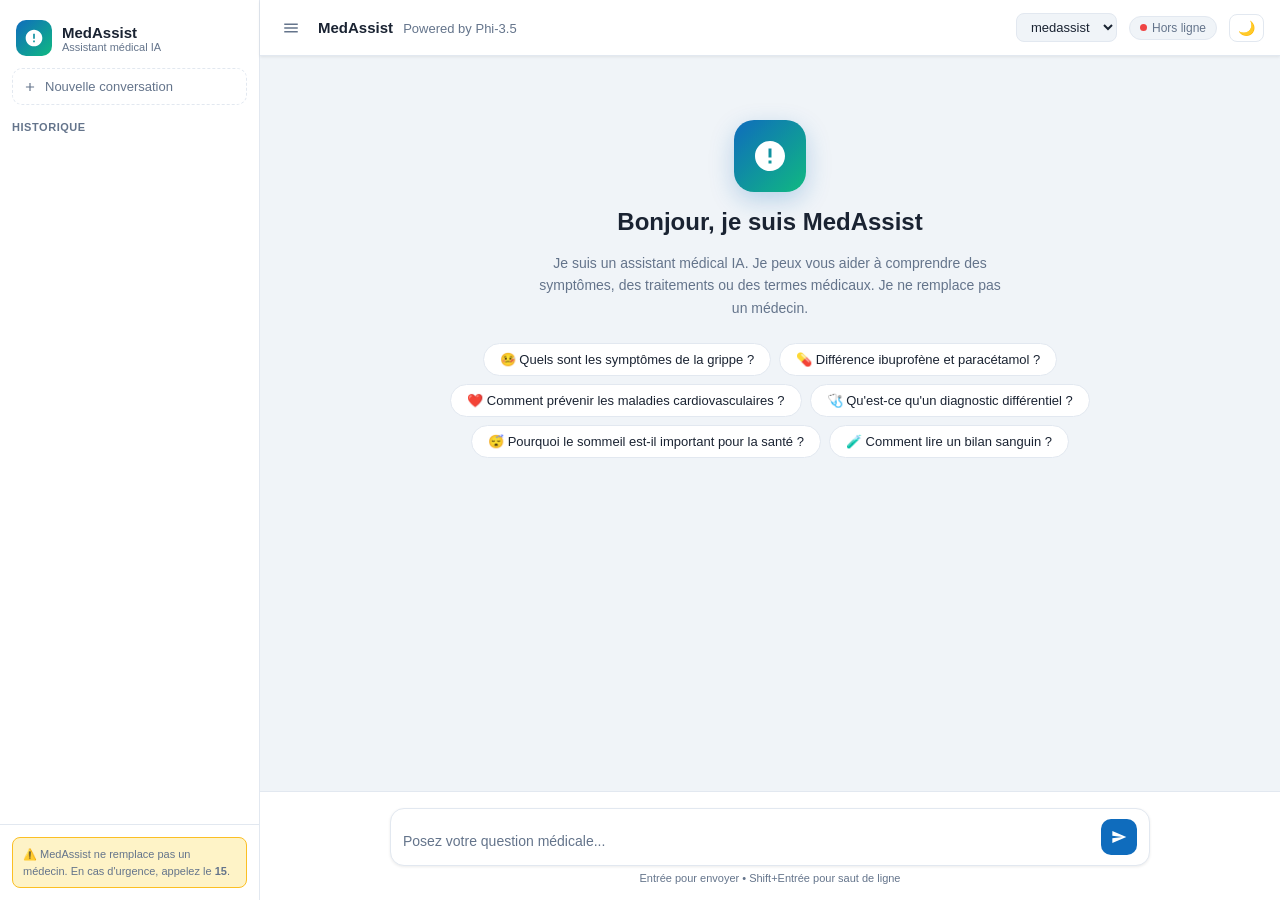
<file: rendu/medical/index.html>
<!DOCTYPE html>
<html lang="fr">
<head>
<meta charset="UTF-8">
<meta name="viewport" content="width=device-width, initial-scale=1.0">
<title>MedAssist — Assistant Médical IA</title>
<style>
  :root {
    --bg: #f0f4f8;
    --sidebar-bg: #ffffff;
    --chat-bg: #f0f4f8;
    --bubble-user: #0f6cbd;
    --bubble-user-text: #ffffff;
    --bubble-ai: #ffffff;
    --bubble-ai-text: #1a2332;
    --accent: #0f6cbd;
    --accent-2: #10b981;
    --text: #1a2332;
    --text-muted: #64748b;
    --border: #e2e8f0;
    --input-bg: #ffffff;
    --topbar-bg: #ffffff;
    --shadow: 0 1px 3px rgba(0,0,0,0.08);
    --shadow-md: 0 4px 16px rgba(0,0,0,0.10);
    --radius: 16px;
    --status-ok: #10b981;
    --status-warn: #f59e0b;
    --status-err: #ef4444;
    --emergency: #ef4444;
  }
  [data-theme="dark"] {
    --bg: #0f172a;
    --sidebar-bg: #1e293b;
    --chat-bg: #0f172a;
    --bubble-user: #1d4ed8;
    --bubble-user-text: #ffffff;
    --bubble-ai: #1e293b;
    --bubble-ai-text: #e2e8f0;
    --accent: #3b82f6;
    --accent-2: #10b981;
    --text: #e2e8f0;
    --text-muted: #94a3b8;
    --border: #334155;
    --input-bg: #1e293b;
    --topbar-bg: #1e293b;
  }
  * { box-sizing: border-box; margin: 0; padding: 0; }
  body { font-family: -apple-system, BlinkMacSystemFont, 'Segoe UI', sans-serif; background: var(--bg); color: var(--text); height: 100vh; display: flex; overflow: hidden; }

  /* Sidebar */
  #sidebar {
    width: 260px; min-width: 260px; background: var(--sidebar-bg);
    border-right: 1px solid var(--border); display: flex; flex-direction: column;
    transition: width 0.2s, min-width 0.2s; overflow: hidden;
  }
  #sidebar.collapsed { width: 0; min-width: 0; }
  .sidebar-header { padding: 20px 16px 12px; display: flex; align-items: center; gap: 10px; }
  .logo { width: 36px; height: 36px; border-radius: 10px; background: linear-gradient(135deg, #0f6cbd, #10b981); display: flex; align-items: center; justify-content: center; flex-shrink: 0; }
  .logo svg { width: 20px; height: 20px; fill: white; }
  .logo-text { font-weight: 700; font-size: 15px; color: var(--text); white-space: nowrap; }
  .logo-sub { font-size: 11px; color: var(--text-muted); }
  .new-btn {
    margin: 0 12px 12px; padding: 10px; border-radius: 10px; border: 1px dashed var(--border);
    background: transparent; color: var(--text-muted); cursor: pointer; font-size: 13px;
    display: flex; align-items: center; gap: 8px; transition: all 0.15s; white-space: nowrap;
  }
  .new-btn:hover { background: var(--bg); color: var(--accent); border-color: var(--accent); }
  .sidebar-section { padding: 4px 12px; font-size: 11px; font-weight: 600; color: var(--text-muted); text-transform: uppercase; letter-spacing: 0.05em; white-space: nowrap; }
  .conv-list { flex: 1; overflow-y: auto; padding: 4px 8px; }
  .conv-item {
    padding: 8px 10px; border-radius: 8px; cursor: pointer; font-size: 13px; color: var(--text-muted);
    white-space: nowrap; overflow: hidden; text-overflow: ellipsis; transition: background 0.1s;
  }
  .conv-item:hover, .conv-item.active { background: var(--bg); color: var(--text); }
  .sidebar-footer { padding: 12px; border-top: 1px solid var(--border); }
  .disclaimer {
    font-size: 11px; color: var(--text-muted); background: #fef3c7;
    border: 1px solid #fbbf24; border-radius: 8px; padding: 8px 10px; line-height: 1.5;
  }
  [data-theme="dark"] .disclaimer { background: #451a03; border-color: #92400e; color: #fcd34d; }

  /* Main */
  #main { flex: 1; display: flex; flex-direction: column; min-width: 0; }

  /* Topbar */
  #topbar {
    background: var(--topbar-bg); border-bottom: 1px solid var(--border);
    padding: 0 16px; height: 56px; display: flex; align-items: center; gap: 12px;
    box-shadow: var(--shadow); flex-shrink: 0;
  }
  #toggle-sidebar {
    background: none; border: none; cursor: pointer; color: var(--text-muted);
    padding: 6px; border-radius: 6px; display: flex; align-items: center;
  }
  #toggle-sidebar:hover { background: var(--bg); color: var(--text); }
  .topbar-title { font-weight: 600; font-size: 15px; flex: 1; }
  .topbar-title span { font-weight: 400; font-size: 13px; color: var(--text-muted); margin-left: 6px; }
  #model-select {
    background: var(--bg); border: 1px solid var(--border); color: var(--text);
    padding: 5px 10px; border-radius: 8px; font-size: 13px; cursor: pointer; outline: none;
  }
  #status-badge {
    display: flex; align-items: center; gap: 5px; font-size: 12px; color: var(--text-muted);
    padding: 4px 10px; border-radius: 20px; background: var(--bg); border: 1px solid var(--border);
    white-space: nowrap;
  }
  .status-dot { width: 7px; height: 7px; border-radius: 50%; background: var(--status-warn); }
  .status-dot.ok { background: var(--status-ok); }
  .status-dot.err { background: var(--status-err); }
  #btn-stop {
    display: none; background: var(--emergency); color: white; border: none;
    padding: 6px 14px; border-radius: 8px; cursor: pointer; font-size: 13px; font-weight: 600;
  }
  #btn-stop.visible { display: block; }
  #btn-theme {
    background: none; border: 1px solid var(--border); color: var(--text-muted);
    padding: 5px 8px; border-radius: 8px; cursor: pointer; font-size: 14px;
  }
  #btn-theme:hover { background: var(--bg); }

  /* Emergency banner */
  #emergency-banner {
    display: none; background: #fef2f2; border-bottom: 2px solid var(--emergency);
    padding: 8px 20px; font-size: 13px; color: #991b1b; font-weight: 500;
    text-align: center; flex-shrink: 0;
  }
  #emergency-banner.visible { display: block; }

  /* Chat */
  #chat-container { flex: 1; overflow-y: auto; padding: 24px 0; scroll-behavior: smooth; }
  #chat-inner { max-width: 760px; margin: 0 auto; padding: 0 20px; display: flex; flex-direction: column; gap: 20px; }

  /* Welcome */
  #welcome {
    display: flex; flex-direction: column; align-items: center; justify-content: center;
    gap: 16px; padding: 40px 20px; text-align: center;
  }
  .welcome-icon {
    width: 72px; height: 72px; border-radius: 20px;
    background: linear-gradient(135deg, #0f6cbd, #10b981);
    display: flex; align-items: center; justify-content: center;
    box-shadow: 0 8px 24px rgba(15,108,189,0.25);
  }
  .welcome-icon svg { width: 36px; height: 36px; fill: white; }
  #welcome h1 { font-size: 24px; font-weight: 700; color: var(--text); }
  #welcome p { font-size: 14px; color: var(--text-muted); max-width: 480px; line-height: 1.6; }
  .chips { display: flex; flex-wrap: wrap; gap: 8px; justify-content: center; margin-top: 8px; }
  .chip {
    padding: 8px 16px; border-radius: 20px; border: 1px solid var(--border);
    background: var(--sidebar-bg); color: var(--text); font-size: 13px; cursor: pointer;
    transition: all 0.15s; display: flex; align-items: center; gap: 6px;
  }
  .chip:hover { border-color: var(--accent); color: var(--accent); background: var(--bg); }

  /* Messages */
  .msg { display: flex; gap: 12px; align-items: flex-start; }
  .msg.user { flex-direction: row-reverse; }
  .avatar {
    width: 32px; height: 32px; border-radius: 50%; flex-shrink: 0;
    display: flex; align-items: center; justify-content: center; font-size: 14px; font-weight: 700;
  }
  .msg.ai .avatar { background: linear-gradient(135deg, #0f6cbd, #10b981); color: white; }
  .msg.user .avatar { background: var(--bubble-user); color: white; }
  .bubble {
    max-width: 78%; padding: 12px 16px; border-radius: var(--radius); line-height: 1.65;
    font-size: 14px; position: relative;
  }
  .msg.ai .bubble { background: var(--bubble-ai); color: var(--bubble-ai-text); border: 1px solid var(--border); border-top-left-radius: 4px; box-shadow: var(--shadow); }
  .msg.user .bubble { background: var(--bubble-user); color: var(--bubble-user-text); border-top-right-radius: 4px; }
  .bubble-actions { display: none; position: absolute; top: -28px; right: 0; gap: 4px; }
  .bubble:hover .bubble-actions { display: flex; }
  .bubble-btn {
    background: var(--sidebar-bg); border: 1px solid var(--border); color: var(--text-muted);
    padding: 3px 8px; border-radius: 6px; cursor: pointer; font-size: 11px;
  }
  .bubble-btn:hover { color: var(--accent); }

  /* Markdown */
  .bubble p { margin-bottom: 8px; }
  .bubble p:last-child { margin-bottom: 0; }
  .bubble strong { font-weight: 600; }
  .bubble em { font-style: italic; }
  .bubble ul, .bubble ol { padding-left: 20px; margin-bottom: 8px; }
  .bubble li { margin-bottom: 4px; }
  .bubble h3 { font-size: 15px; font-weight: 700; margin-bottom: 8px; color: var(--accent); }
  .bubble h4 { font-size: 14px; font-weight: 600; margin-bottom: 6px; }
  .bubble code { background: rgba(0,0,0,0.07); padding: 1px 5px; border-radius: 4px; font-family: monospace; font-size: 13px; }
  [data-theme="dark"] .bubble code { background: rgba(255,255,255,0.1); }
  .bubble pre { background: #1e293b; color: #e2e8f0; padding: 12px; border-radius: 8px; overflow-x: auto; margin: 8px 0; }
  .bubble pre code { background: none; padding: 0; font-size: 12px; }
  .bubble blockquote { border-left: 3px solid var(--accent-2); padding-left: 12px; color: var(--text-muted); margin: 8px 0; font-style: italic; }
  .bubble hr { border: none; border-top: 1px solid var(--border); margin: 10px 0; }

  /* Emergency highlight */
  .emergency-msg { border-left: 3px solid var(--emergency) !important; }

  /* Typing indicator */
  .typing { display: flex; gap: 5px; align-items: center; padding: 14px 16px; }
  .dot { width: 7px; height: 7px; border-radius: 50%; background: var(--text-muted); animation: bounce 1.2s infinite; }
  .dot:nth-child(2) { animation-delay: 0.2s; }
  .dot:nth-child(3) { animation-delay: 0.4s; }
  @keyframes bounce { 0%,60%,100% { transform: translateY(0); } 30% { transform: translateY(-6px); } }
  .cursor { display: inline-block; width: 2px; height: 14px; background: var(--text); margin-left: 2px; vertical-align: middle; animation: blink 0.8s infinite; }
  @keyframes blink { 0%,100% { opacity: 1; } 50% { opacity: 0; } }

  /* Input */
  #input-bar {
    padding: 16px 20px; background: var(--topbar-bg); border-top: 1px solid var(--border); flex-shrink: 0;
  }
  .input-inner { max-width: 760px; margin: 0 auto; }
  .input-box {
    display: flex; gap: 10px; align-items: flex-end;
    background: var(--input-bg); border: 1.5px solid var(--border); border-radius: 14px;
    padding: 10px 12px; transition: border-color 0.15s; box-shadow: var(--shadow);
  }
  .input-box:focus-within { border-color: var(--accent); }
  #user-input {
    flex: 1; background: none; border: none; outline: none; color: var(--text);
    font-size: 14px; line-height: 1.5; resize: none; max-height: 160px; min-height: 24px; font-family: inherit;
  }
  #user-input::placeholder { color: var(--text-muted); }
  #send-btn {
    background: var(--accent); color: white; border: none; border-radius: 10px;
    width: 36px; height: 36px; cursor: pointer; display: flex; align-items: center; justify-content: center;
    transition: background 0.15s; flex-shrink: 0;
  }
  #send-btn:hover { background: #0d5ea6; }
  #send-btn:disabled { background: var(--border); cursor: not-allowed; }
  .input-hint { font-size: 11px; color: var(--text-muted); margin-top: 6px; text-align: center; }
</style>
</head>
<body>
<div id="sidebar">
  <div class="sidebar-header">
    <div class="logo">
      <svg viewBox="0 0 24 24"><path d="M12 2C6.48 2 2 6.48 2 12s4.48 10 10 10 10-4.48 10-10S17.52 2 12 2zm1 15h-2v-2h2v2zm0-4h-2V7h2v6z"/></svg>
    </div>
    <div>
      <div class="logo-text">MedAssist</div>
      <div class="logo-sub">Assistant médical IA</div>
    </div>
  </div>
  <button class="new-btn" onclick="newConversation()">
    <svg width="14" height="14" viewBox="0 0 24 24" fill="currentColor"><path d="M19 13h-6v6h-2v-6H5v-2h6V5h2v6h6v2z"/></svg>
    Nouvelle conversation
  </button>
  <div class="sidebar-section">Historique</div>
  <div class="conv-list" id="conv-list"></div>
  <div class="sidebar-footer">
    <div class="disclaimer">
      ⚠️ MedAssist ne remplace pas un médecin. En cas d'urgence, appelez le <strong>15</strong>.
    </div>
  </div>
</div>

<div id="main">
  <div id="topbar">
    <button id="toggle-sidebar" onclick="toggleSidebar()">
      <svg width="18" height="18" viewBox="0 0 24 24" fill="currentColor"><path d="M3 18h18v-2H3v2zm0-5h18v-2H3v2zm0-7v2h18V6H3z"/></svg>
    </button>
    <div class="topbar-title">MedAssist <span>Powered by Phi-3.5</span></div>
    <select id="model-select" onchange="currentModel = this.value">
      <option value="medassist">medassist</option>
      <option value="phi3.5">phi3.5</option>
    </select>
    <div id="status-badge"><div class="status-dot" id="status-dot"></div><span id="status-text">Connexion...</span></div>
    <button id="btn-stop" onclick="stopGeneration()">⏹ Stop</button>
    <button id="btn-theme" onclick="toggleTheme()" title="Changer le thème">🌙</button>
  </div>

  <div id="emergency-banner">
    🚨 <strong>Urgence détectée</strong> — Si vous avez une urgence médicale, appelez immédiatement le <strong>15 (SAMU)</strong> ou le <strong>112</strong>.
  </div>

  <div id="chat-container">
    <div id="chat-inner">
      <div id="welcome">
        <div class="welcome-icon">
          <svg viewBox="0 0 24 24"><path d="M12 2C6.48 2 2 6.48 2 12s4.48 10 10 10 10-4.48 10-10S17.52 2 12 2zm1 15h-2v-2h2v2zm0-4h-2V7h2v6z"/></svg>
        </div>
        <h1>Bonjour, je suis MedAssist</h1>
        <p>Je suis un assistant médical IA. Je peux vous aider à comprendre des symptômes, des traitements ou des termes médicaux. Je ne remplace pas un médecin.</p>
        <div class="chips">
          <div class="chip" onclick="sendChip(this)">🤒 Quels sont les symptômes de la grippe ?</div>
          <div class="chip" onclick="sendChip(this)">💊 Différence ibuprofène et paracétamol ?</div>
          <div class="chip" onclick="sendChip(this)">❤️ Comment prévenir les maladies cardiovasculaires ?</div>
          <div class="chip" onclick="sendChip(this)">🩺 Qu'est-ce qu'un diagnostic différentiel ?</div>
          <div class="chip" onclick="sendChip(this)">😴 Pourquoi le sommeil est-il important pour la santé ?</div>
          <div class="chip" onclick="sendChip(this)">🧪 Comment lire un bilan sanguin ?</div>
        </div>
      </div>
    </div>
  </div>

  <div id="input-bar">
    <div class="input-inner">
      <div class="input-box">
        <textarea id="user-input" placeholder="Posez votre question médicale..." rows="1" onkeydown="handleKey(event)" oninput="autoResize(this)"></textarea>
        <button id="send-btn" onclick="sendMessage()">
          <svg width="16" height="16" viewBox="0 0 24 24" fill="white"><path d="M2.01 21L23 12 2.01 3 2 10l15 2-15 2z"/></svg>
        </button>
      </div>
      <div class="input-hint">Entrée pour envoyer • Shift+Entrée pour saut de ligne</div>
    </div>
  </div>
</div>

<script>
// Si servi via file://, utiliser le proxy local sur port 8081
const OLLAMA_URL = location.protocol === 'file:'
  ? 'http://localhost:8081/ollama'
  : (location.port === '8081' ? '/ollama' : 'http://localhost:11434');
const EMERGENCY_KEYWORDS = ['urgence','urgences','infarctus','avc','crise cardiaque','ne respire plus','inconscient','sang abondant','douleur thoracique','appeler le 15','overdose','surdosage','suicide','se noyer','noyade','accident grave','brûlure grave','empoisonnement'];

let messages = [];
let conversations = JSON.parse(localStorage.getItem('medassist-convs') || '[]');
let currentConvId = null;
let currentModel = 'medassist';
let abortController = null;
let isDark = localStorage.getItem('medassist-theme') === 'dark';

if (isDark) { document.documentElement.setAttribute('data-theme','dark'); document.getElementById('btn-theme').textContent = '☀️'; }

// Charger les modèles
async function loadModels() {
  try {
    const r = await fetch(`${OLLAMA_URL}/api/tags`);
    if (!r.ok) throw new Error();
    const data = await r.json();
    const sel = document.getElementById('model-select');
    sel.innerHTML = '';
    const models = data.models || [];
    // Prioriser medassist
    const priority = ['medassist','phi3.5','phi3','llama'];
    const sorted = [...models].sort((a,b) => {
      const ai = priority.findIndex(p => a.name.includes(p));
      const bi = priority.findIndex(p => b.name.includes(p));
      return (ai === -1 ? 99 : ai) - (bi === -1 ? 99 : bi);
    });
    sorted.forEach(m => {
      const opt = document.createElement('option');
      opt.value = m.name.split(':')[0];
      opt.textContent = m.name;
      sel.appendChild(opt);
    });
    if (sorted.length) currentModel = sorted[0].name.split(':')[0];
    setStatus('ok', 'Connecté');
  } catch {
    setStatus('err', 'Hors ligne');
  }
}

function setStatus(state, text) {
  const dot = document.getElementById('status-dot');
  dot.className = 'status-dot' + (state === 'ok' ? ' ok' : state === 'err' ? ' err' : '');
  document.getElementById('status-text').textContent = text;
}

// Polling connexion
loadModels();
setInterval(loadModels, 20000);

function toggleTheme() {
  isDark = !isDark;
  document.documentElement.setAttribute('data-theme', isDark ? 'dark' : '');
  document.getElementById('btn-theme').textContent = isDark ? '☀️' : '🌙';
  localStorage.setItem('medassist-theme', isDark ? 'dark' : 'light');
}

function toggleSidebar() {
  document.getElementById('sidebar').classList.toggle('collapsed');
}

function autoResize(el) {
  el.style.height = 'auto';
  el.style.height = Math.min(el.scrollHeight, 160) + 'px';
}

function handleKey(e) {
  if (e.key === 'Enter' && !e.shiftKey) { e.preventDefault(); sendMessage(); }
}

function checkEmergency(text) {
  const low = text.toLowerCase();
  return EMERGENCY_KEYWORDS.some(k => low.includes(k));
}

function renderMarkdown(text) {
  // Nettoyer les guillemets parasites et caractères indésirables
  text = text.replace(/^["']+|["']+$/g, '').trim();
  return text
    .replace(/&/g,'&amp;').replace(/</g,'&lt;').replace(/>/g,'&gt;')
    .replace(/```(\w*)\n?([\s\S]*?)```/g, '<pre><code>$2</code></pre>')
    .replace(/`([^`]+)`/g, '<code>$1</code>')
    .replace(/^#### (.+)$/gm, '<h4>$1</h4>')
    .replace(/^### (.+)$/gm, '<h3>$1</h3>')
    .replace(/^## (.+)$/gm, '<h4>$1</h4>')
    .replace(/\*\*([^*\n]+)\*\*/g, '<strong>$1</strong>')
    .replace(/\*([^*\n]+)\*/g, '<em>$1</em>')
    .replace(/^> (.+)$/gm, '<blockquote>$1</blockquote>')
    .replace(/^---$/gm, '<hr>')
    .replace(/^[-•] (.+)$/gm, '<li>$1</li>')
    .replace(/^\* (.+)$/gm, '<li>$1</li>')
    .replace(/(<li>[\s\S]*?<\/li>\n?)+/g, s => '<ul>' + s + '</ul>')
    .replace(/^\d+\. (.+)$/gm, '<li>$1</li>')
    .replace(/\n{2,}/g, '</p><p>')
    .replace(/\n/g, '<br>');
}

function addMessage(role, content, streaming = false) {
  const welcome = document.getElementById('welcome');
  if (welcome) welcome.remove();

  const container = document.getElementById('chat-inner');
  const div = document.createElement('div');
  div.className = `msg ${role}`;

  const isEmergency = role === 'ai' && checkEmergency(content);
  if (isEmergency) {
    document.getElementById('emergency-banner').classList.add('visible');
    setTimeout(() => document.getElementById('emergency-banner').classList.remove('visible'), 10000);
  }

  const avatarText = role === 'ai' ? '🩺' : 'V';
  div.innerHTML = `
    <div class="avatar">${avatarText}</div>
    <div class="bubble ${isEmergency ? 'emergency-msg' : ''}">
      <div class="bubble-actions">
        <button class="bubble-btn" onclick="copyMsg(this)">Copier</button>
      </div>
      <div class="bubble-content">${streaming ? '' : renderMarkdown(content)}</div>
      ${streaming ? '<span class="cursor"></span>' : ''}
    </div>
  `;
  container.appendChild(div);
  document.getElementById('chat-container').scrollTop = 99999;
  return div;
}

function copyMsg(btn) {
  const content = btn.closest('.bubble').querySelector('.bubble-content').innerText;
  navigator.clipboard.writeText(content).then(() => {
    btn.textContent = 'Copié !';
    setTimeout(() => btn.textContent = 'Copier', 1500);
  });
}

function addTyping() {
  const container = document.getElementById('chat-inner');
  const div = document.createElement('div');
  div.className = 'msg ai';
  div.id = 'typing-indicator';
  div.innerHTML = `<div class="avatar">🩺</div><div class="bubble"><div class="typing"><div class="dot"></div><div class="dot"></div><div class="dot"></div></div></div>`;
  container.appendChild(div);
  document.getElementById('chat-container').scrollTop = 99999;
}

function removeTyping() {
  const t = document.getElementById('typing-indicator');
  if (t) t.remove();
}

function stopGeneration() {
  if (abortController) { abortController.abort(); abortController = null; }
  document.getElementById('btn-stop').classList.remove('visible');
  document.getElementById('send-btn').disabled = false;
  removeTyping();
}

async function sendMessage(text) {
  const input = document.getElementById('user-input');
  const content = (text || input.value).trim();
  if (!content) return;

  input.value = '';
  input.style.height = 'auto';
  document.getElementById('send-btn').disabled = true;
  document.getElementById('btn-stop').classList.add('visible');

  // Détecter urgence dans la question
  if (checkEmergency(content)) {
    document.getElementById('emergency-banner').classList.add('visible');
    setTimeout(() => document.getElementById('emergency-banner').classList.remove('visible'), 10000);
  }

  addMessage('user', content);
  messages.push({ role: 'user', content });

  addTyping();

  abortController = new AbortController();
  let fullResponse = '';

  try {
    const resp = await fetch(`${OLLAMA_URL}/api/chat`, {
      method: 'POST',
      headers: { 'Content-Type': 'application/json' },
      signal: abortController.signal,
      body: JSON.stringify({
        model: currentModel,
        messages: messages,
        stream: true,
        options: {
          temperature: 0.3,
          top_p: 0.85,
          // First user message: limit tokens to force question-only mode.
          // After context builds (follow-up), allow full answers.
          num_predict: messages.filter(m => m.role === 'user').length <= 1 ? 60 : 500
        }
      })
    });

    if (!resp.ok) throw new Error(`HTTP ${resp.status}`);

    removeTyping();
    const msgDiv = addMessage('ai', '', true);
    const contentEl = msgDiv.querySelector('.bubble-content');
    const cursor = msgDiv.querySelector('.cursor');

    const reader = resp.body.getReader();
    const decoder = new TextDecoder();
    let buffer = '';

    while (true) {
      const { done, value } = await reader.read();
      if (done) break;
      // Accumuler dans le buffer pour ne jamais couper un JSON en deux
      buffer += decoder.decode(value, { stream: true });
      const lines = buffer.split('\n');
      buffer = lines.pop(); // garder la ligne potentiellement incomplète
      for (const line of lines) {
        if (!line.trim()) continue;
        try {
          const json = JSON.parse(line);
          if (json.message?.content) {
            fullResponse += json.message.content;
            contentEl.innerHTML = renderMarkdown(fullResponse);
            document.getElementById('chat-container').scrollTop = 99999;
          }
        } catch {}
      }
    }
    // Traiter ce qui reste dans le buffer
    if (buffer.trim()) {
      try {
        const json = JSON.parse(buffer);
        if (json.message?.content) fullResponse += json.message.content;
      } catch {}
    }
    if (cursor) cursor.remove();

  } catch (err) {
    removeTyping();
    if (err.name !== 'AbortError') {
      const msgDiv = addMessage('ai', '', false);
      msgDiv.querySelector('.bubble-content').innerHTML = '<em style="color:var(--status-err)">Erreur de connexion — vérifiez qu\'Ollama tourne sur le port 11434.</em>';
      fullResponse = '';
    }
  }

  if (fullResponse) {
    messages.push({ role: 'assistant', content: fullResponse });
    saveConversation(content, fullResponse);
    // Afficher les questions de suivi interactives
    showFollowUpSuggestions(content, fullResponse);
  }

  document.getElementById('send-btn').disabled = false;
  document.getElementById('btn-stop').classList.remove('visible');
  abortController = null;
}

function showFollowUpSuggestions(userQuestion, aiResponse) {
  const container = document.getElementById('chat-inner');
  // Supprimer les suggestions précédentes
  document.querySelectorAll('.followup-bar').forEach(e => e.remove());

  const suggestions = generateFollowUps(userQuestion, aiResponse);
  if (!suggestions.length) return;

  const bar = document.createElement('div');
  bar.className = 'followup-bar';
  bar.style.cssText = 'display:flex;flex-wrap:wrap;gap:8px;padding:4px 0 8px 44px;';
  bar.innerHTML = suggestions.map(s =>
    `<button class="chip" style="font-size:12px;padding:6px 12px;" onclick="sendMessage('${s.replace(/'/g,"\\'")}');this.closest('.followup-bar').remove()">${s}</button>`
  ).join('');
  container.appendChild(bar);
  document.getElementById('chat-container').scrollTop = 99999;
}

function generateFollowUps(question, response) {
  const q = question.toLowerCase();
  // Générer des questions de suivi contextuelles
  if (q.includes('dos') || q.includes('lombaire') || q.includes('colonne'))
    return ['Depuis combien de temps exactement ?', 'La douleur irradie-t-elle dans la jambe ?', 'Quels exercices dois-je éviter ?'];
  if (q.includes('fièvre') || q.includes('temperature') || q.includes('chaud'))
    return ['Quelle température exactement ?', 'A-t-il/elle d\'autres symptômes ?', 'Quand donner du paracétamol ?'];
  if (q.includes('tête') || q.includes('migraine') || q.includes('céphalée'))
    return ['La douleur est-elle pulsatile ?', 'Y a-t-il des nausées associées ?', 'Depuis combien de temps ?'];
  if (q.includes('ventre') || q.includes('abdomen') || q.includes('nausée'))
    return ['Douleur localisée ou diffuse ?', 'Avez-vous de la fièvre aussi ?', 'Quand avez-vous mangé pour la dernière fois ?'];
  if (q.includes('diabète') || q.includes('glycémie') || q.includes('sucre'))
    return ['Quels médicaments prenez-vous ?', 'Prenez-vous votre glycémie à jeun ou après repas ?', 'Avez-vous des vertiges ?'];
  if (q.includes('cholestérol') || q.includes('tension') || q.includes('coeur') || q.includes('cardio'))
    return ['Prenez-vous déjà des médicaments ?', 'Faites-vous du sport régulièrement ?', 'Avez-vous un antécédent familial ?'];
  if (q.includes('bouton') || q.includes('acné') || q.includes('peau'))
    return ['Utilisez-vous déjà un traitement ?', 'Quel est votre régime alimentaire habituel ?', 'Cela est-il apparu après un changement de produit ?'];
  if (q.includes('stress') || q.includes('anxiété') || q.includes('dormir') || q.includes('sommeil'))
    return ['Depuis quand avez-vous ce problème ?', 'Quelles techniques de relaxation avez-vous essayé ?', 'Avez-vous consulté un médecin pour cela ?'];
  // Suggestions génériques
  return ['Depuis combien de temps ?', 'Avez-vous d\'autres symptômes associés ?', 'Prenez-vous des médicaments actuellement ?'];
}

function sendChip(el) { sendMessage(el.textContent.replace(/^[^\s]+\s/, '')); }

// Gestion historique
function saveConversation(firstMsg, response) {
  if (!currentConvId) {
    currentConvId = Date.now().toString();
    conversations.unshift({ id: currentConvId, title: firstMsg.slice(0, 50), messages: [] });
  }
  const conv = conversations.find(c => c.id === currentConvId);
  if (conv) {
    conv.messages = [...messages];
    localStorage.setItem('medassist-convs', JSON.stringify(conversations.slice(0, 30)));
    renderConvList();
  }
}

function renderConvList() {
  const list = document.getElementById('conv-list');
  list.innerHTML = conversations.slice(0, 20).map(c => `
    <div class="conv-item ${c.id === currentConvId ? 'active' : ''}" onclick="loadConversation('${c.id}')">
      🩺 ${c.title || 'Conversation'}
    </div>
  `).join('');
}

function loadConversation(id) {
  const conv = conversations.find(c => c.id === id);
  if (!conv) return;
  currentConvId = id;
  messages = [...conv.messages];
  const inner = document.getElementById('chat-inner');
  inner.innerHTML = '';
  messages.forEach(m => addMessage(m.role === 'user' ? 'user' : 'ai', m.content));
  renderConvList();
}

function newConversation() {
  currentConvId = null;
  messages = [];
  const inner = document.getElementById('chat-inner');
  inner.innerHTML = `
    <div id="welcome">
      <div class="welcome-icon">
        <svg viewBox="0 0 24 24" fill="white" width="36" height="36"><path d="M12 2C6.48 2 2 6.48 2 12s4.48 10 10 10 10-4.48 10-10S17.52 2 12 2zm1 15h-2v-2h2v2zm0-4h-2V7h2v6z"/></svg>
      </div>
      <h1>Bonjour, je suis MedAssist</h1>
      <p>Je suis un assistant médical IA. Je peux vous aider à comprendre des symptômes, des traitements ou des termes médicaux. Je ne remplace pas un médecin.</p>
      <div class="chips">
        <div class="chip" onclick="sendChip(this)">🤒 Quels sont les symptômes de la grippe ?</div>
        <div class="chip" onclick="sendChip(this)">💊 Différence ibuprofène et paracétamol ?</div>
        <div class="chip" onclick="sendChip(this)">❤️ Comment prévenir les maladies cardiovasculaires ?</div>
        <div class="chip" onclick="sendChip(this)">🩺 Qu'est-ce qu'un diagnostic différentiel ?</div>
        <div class="chip" onclick="sendChip(this)">😴 Pourquoi le sommeil est-il important pour la santé ?</div>
        <div class="chip" onclick="sendChip(this)">🧪 Comment lire un bilan sanguin ?</div>
      </div>
    </div>`;
  renderConvList();
}

renderConvList();
</script>
</body>
</html>
</file>
